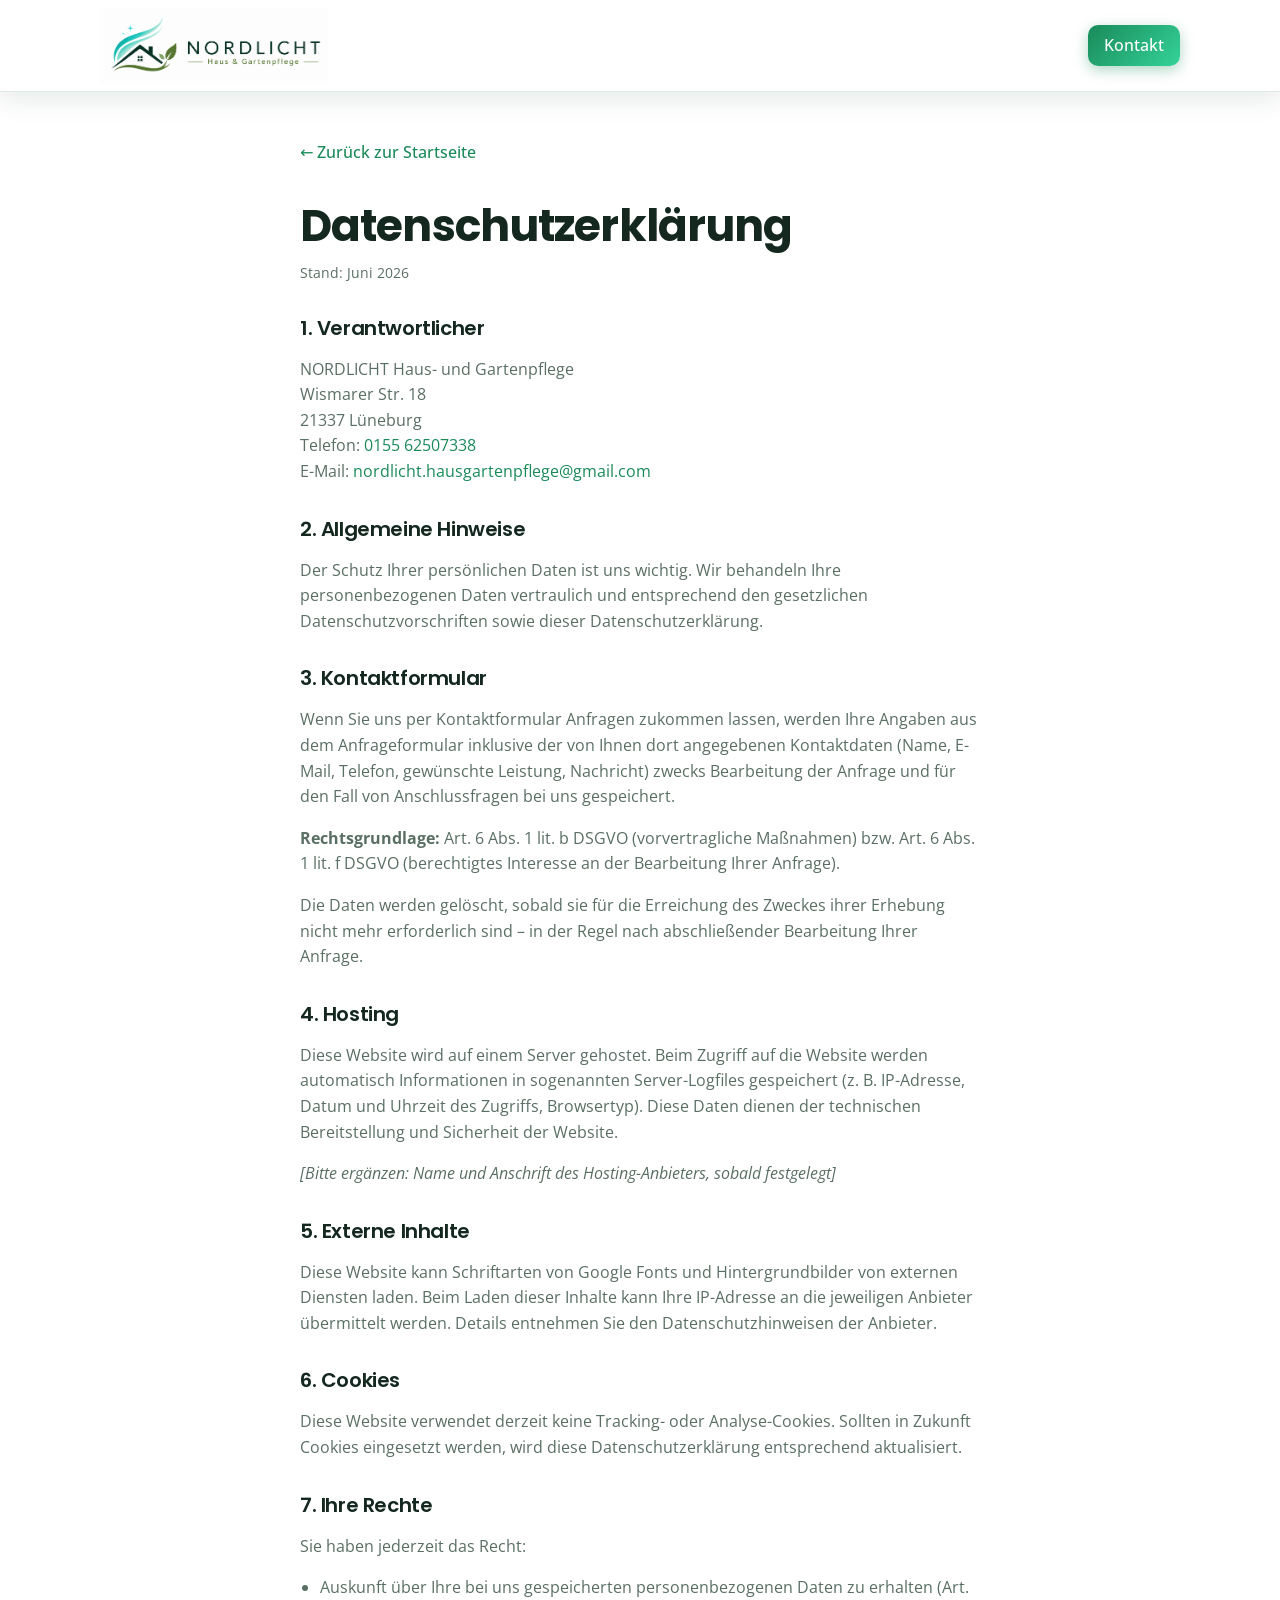
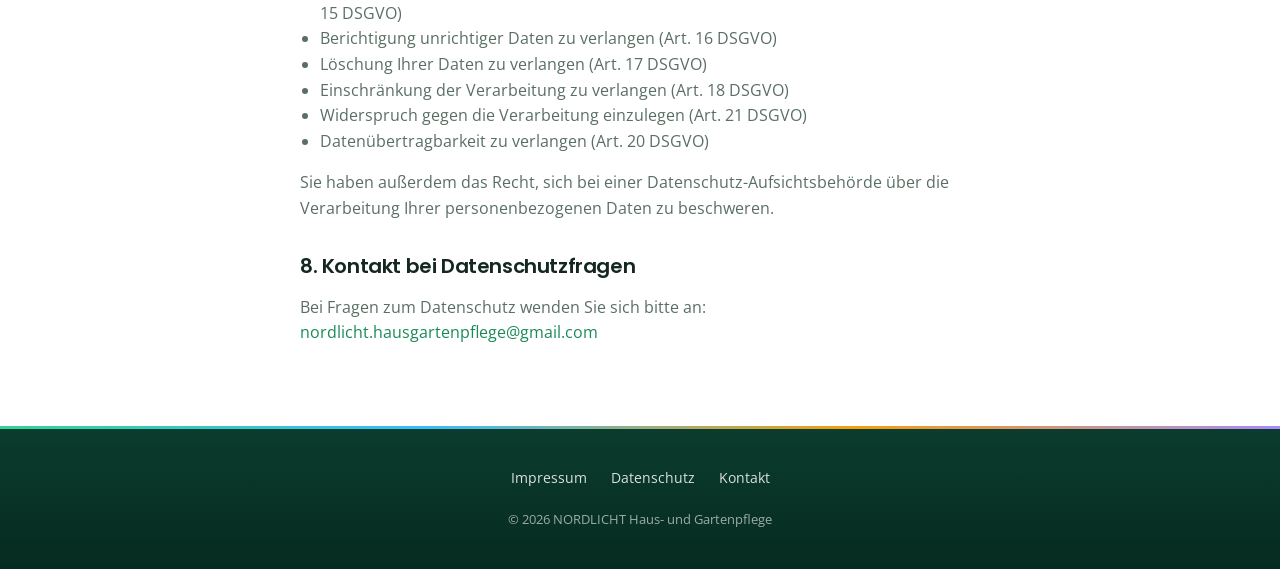
<file: datenschutz.html>
<!DOCTYPE html>
<html lang="de">
<head>
  <meta charset="UTF-8">
  <meta name="viewport" content="width=device-width, initial-scale=1.0">
  <title>Datenschutz | NORDLICHT Haus- und Gartenpflege</title>
  <meta name="robots" content="noindex">
  <link rel="preconnect" href="https://fonts.googleapis.com">
  <link rel="preconnect" href="https://fonts.gstatic.com" crossorigin>
  <link href="https://fonts.googleapis.com/css2?family=Open+Sans:wght@400;500;600&family=Poppins:wght@500;600;700&display=swap" rel="stylesheet">
  <link rel="stylesheet" href="css/styles.css">
  <link rel="icon" href="public/logo.png" type="image/png">
</head>
<body>
  <header class="header header--scrolled" id="header">
    <div class="container header__inner">
      <a href="index.html" class="logo" aria-label="Nordlicht – Startseite">
        <img src="public/logo.png" alt="NORDLICHT Haus- und Gartenpflege" class="logo__img" width="2172" height="724">
      </a>
      <nav class="nav" aria-label="Hauptnavigation">
        <ul class="nav__list">
          <li><a href="index.html#kontakt" class="nav__link nav__link--cta">Kontakt</a></li>
        </ul>
      </nav>
    </div>
  </header>

  <main class="legal-page">
    <div class="container">
      <a href="index.html" class="back-link">← Zurück zur Startseite</a>
      <h1>Datenschutzerklärung</h1>
      <p class="legal-updated">Stand: Juni 2026</p>

      <h2>1. Verantwortlicher</h2>
      <p>
        NORDLICHT Haus- und Gartenpflege<br>
        Wismarer Str. 18<br>
        21337 Lüneburg<br>
        Telefon: <a href="tel:+4915562507338">0155 62507338</a><br>
        E-Mail: <a href="mailto:nordlicht.hausgartenpflege@gmail.com">nordlicht.hausgartenpflege@gmail.com</a>
      </p>

      <h2>2. Allgemeine Hinweise</h2>
      <p>
        Der Schutz Ihrer persönlichen Daten ist uns wichtig. Wir behandeln Ihre personenbezogenen Daten vertraulich und entsprechend den gesetzlichen Datenschutzvorschriften sowie dieser Datenschutzerklärung.
      </p>

      <h2>3. Kontaktformular</h2>
      <p>
        Wenn Sie uns per Kontaktformular Anfragen zukommen lassen, werden Ihre Angaben aus dem Anfrageformular inklusive der von Ihnen dort angegebenen Kontaktdaten (Name, E-Mail, Telefon, gewünschte Leistung, Nachricht) zwecks Bearbeitung der Anfrage und für den Fall von Anschlussfragen bei uns gespeichert.
      </p>
      <p>
        <strong>Rechtsgrundlage:</strong> Art. 6 Abs. 1 lit. b DSGVO (vorvertragliche Maßnahmen) bzw. Art. 6 Abs. 1 lit. f DSGVO (berechtigtes Interesse an der Bearbeitung Ihrer Anfrage).
      </p>
      <p>
        Die Daten werden gelöscht, sobald sie für die Erreichung des Zweckes ihrer Erhebung nicht mehr erforderlich sind – in der Regel nach abschließender Bearbeitung Ihrer Anfrage.
      </p>

      <h2>4. Hosting</h2>
      <p>
        Diese Website wird auf einem Server gehostet. Beim Zugriff auf die Website werden automatisch Informationen in sogenannten Server-Logfiles gespeichert (z.&nbsp;B. IP-Adresse, Datum und Uhrzeit des Zugriffs, Browsertyp). Diese Daten dienen der technischen Bereitstellung und Sicherheit der Website.
      </p>
      <p>
        <em>[Bitte ergänzen: Name und Anschrift des Hosting-Anbieters, sobald festgelegt]</em>
      </p>

      <h2>5. Externe Inhalte</h2>
      <p>
        Diese Website kann Schriftarten von Google Fonts und Hintergrundbilder von externen Diensten laden. Beim Laden dieser Inhalte kann Ihre IP-Adresse an die jeweiligen Anbieter übermittelt werden. Details entnehmen Sie den Datenschutzhinweisen der Anbieter.
      </p>

      <h2>6. Cookies</h2>
      <p>
        Diese Website verwendet derzeit keine Tracking- oder Analyse-Cookies. Sollten in Zukunft Cookies eingesetzt werden, wird diese Datenschutzerklärung entsprechend aktualisiert.
      </p>

      <h2>7. Ihre Rechte</h2>
      <p>Sie haben jederzeit das Recht:</p>
      <ul>
        <li>Auskunft über Ihre bei uns gespeicherten personenbezogenen Daten zu erhalten (Art. 15 DSGVO)</li>
        <li>Berichtigung unrichtiger Daten zu verlangen (Art. 16 DSGVO)</li>
        <li>Löschung Ihrer Daten zu verlangen (Art. 17 DSGVO)</li>
        <li>Einschränkung der Verarbeitung zu verlangen (Art. 18 DSGVO)</li>
        <li>Widerspruch gegen die Verarbeitung einzulegen (Art. 21 DSGVO)</li>
        <li>Datenübertragbarkeit zu verlangen (Art. 20 DSGVO)</li>
      </ul>
      <p>
        Sie haben außerdem das Recht, sich bei einer Datenschutz-Aufsichtsbehörde über die Verarbeitung Ihrer personenbezogenen Daten zu beschweren.
      </p>

      <h2>8. Kontakt bei Datenschutzfragen</h2>
      <p>
        Bei Fragen zum Datenschutz wenden Sie sich bitte an:<br>
        <a href="mailto:nordlicht.hausgartenpflege@gmail.com">nordlicht.hausgartenpflege@gmail.com</a>
      </p>
    </div>
  </main>

  <footer class="footer">
    <div class="container footer__inner">
      <nav class="footer__nav" aria-label="Footer-Navigation">
        <a href="impressum.html">Impressum</a>
        <a href="datenschutz.html">Datenschutz</a>
        <a href="index.html#kontakt">Kontakt</a>
      </nav>
      <p class="footer__copy">&copy; 2026 NORDLICHT Haus- und Gartenpflege</p>
    </div>
  </footer>
</body>
</html>
</file>
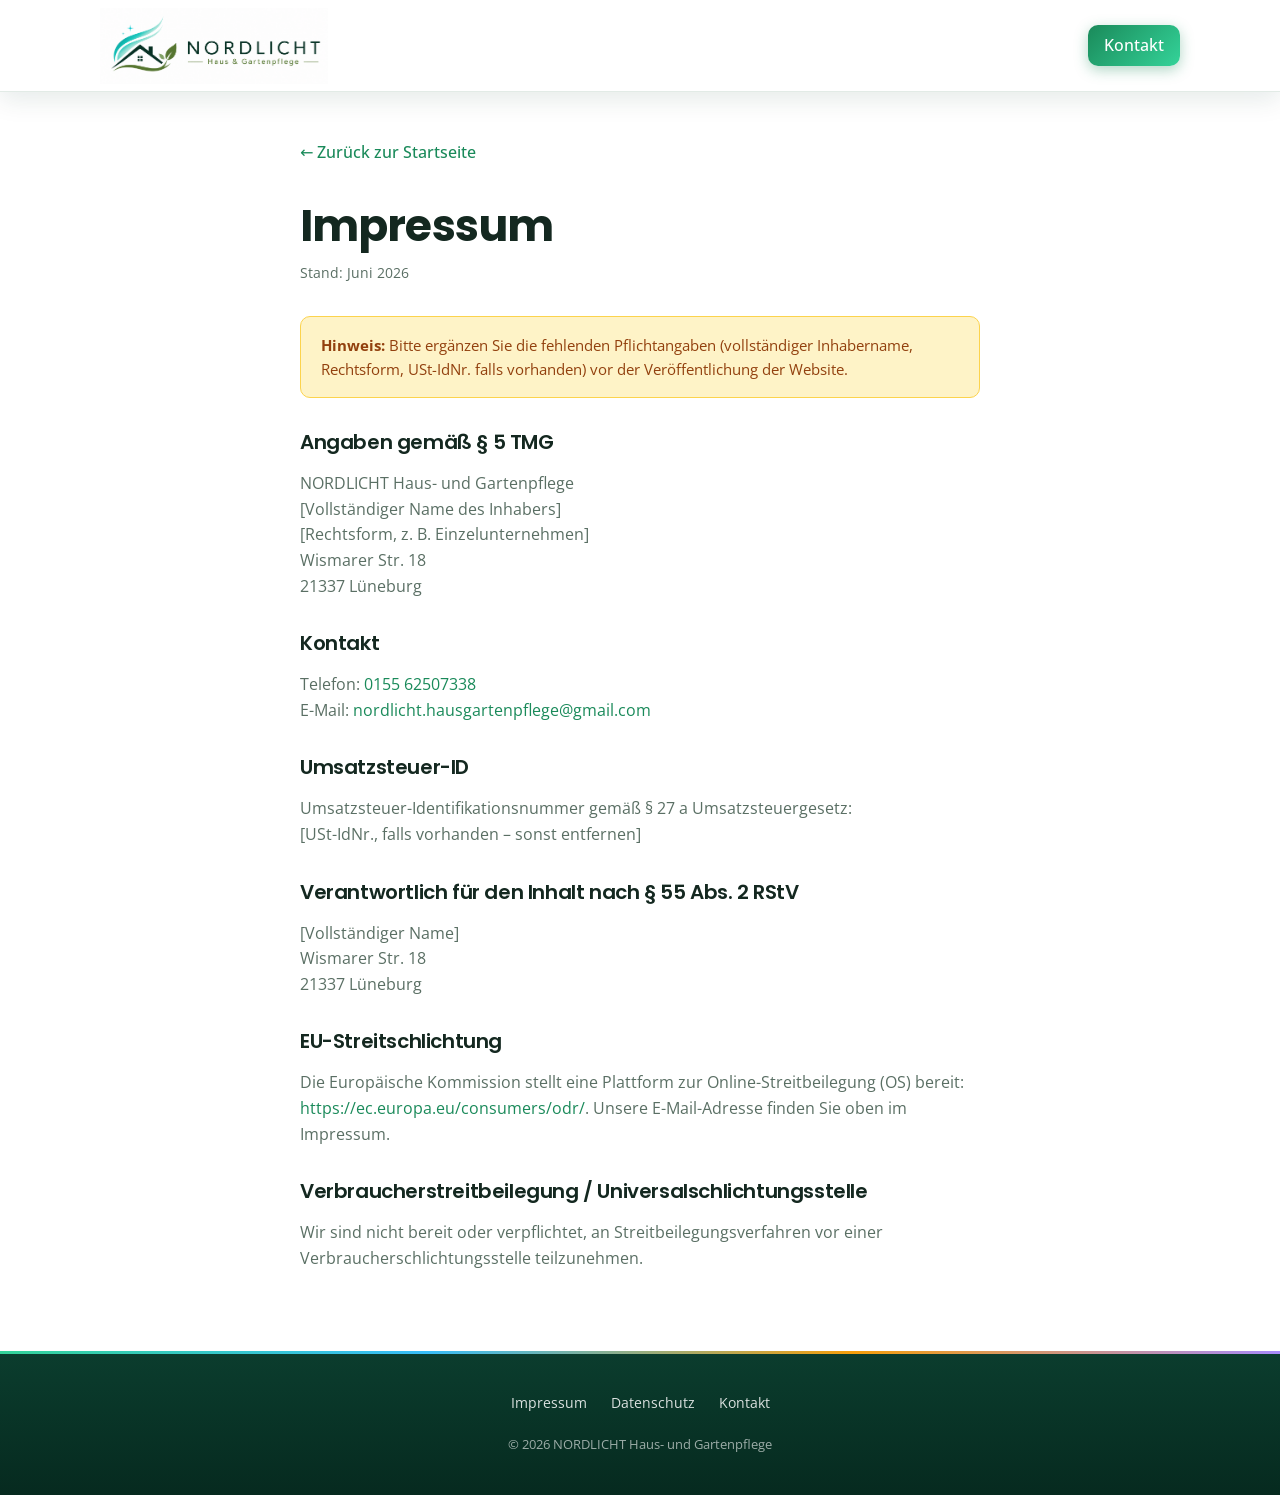
<file: impressum.html>
<!DOCTYPE html>
<html lang="de">
<head>
  <meta charset="UTF-8">
  <meta name="viewport" content="width=device-width, initial-scale=1.0">
  <title>Impressum | NORDLICHT Haus- und Gartenpflege</title>
  <meta name="robots" content="noindex">
  <link rel="preconnect" href="https://fonts.googleapis.com">
  <link rel="preconnect" href="https://fonts.gstatic.com" crossorigin>
  <link href="https://fonts.googleapis.com/css2?family=Open+Sans:wght@400;500;600&family=Poppins:wght@500;600;700&display=swap" rel="stylesheet">
  <link rel="stylesheet" href="css/styles.css">
  <link rel="icon" href="public/logo.png" type="image/png">
</head>
<body>
  <header class="header header--scrolled" id="header">
    <div class="container header__inner">
      <a href="index.html" class="logo" aria-label="Nordlicht – Startseite">
        <img src="public/logo.png" alt="NORDLICHT Haus- und Gartenpflege" class="logo__img" width="2172" height="724">
      </a>
      <nav class="nav" aria-label="Hauptnavigation">
        <ul class="nav__list">
          <li><a href="index.html#kontakt" class="nav__link nav__link--cta">Kontakt</a></li>
        </ul>
      </nav>
    </div>
  </header>

  <main class="legal-page">
    <div class="container">
      <a href="index.html" class="back-link">← Zurück zur Startseite</a>
      <h1>Impressum</h1>
      <p class="legal-updated">Stand: Juni 2026</p>

      <div class="legal-placeholder">
        <strong>Hinweis:</strong> Bitte ergänzen Sie die fehlenden Pflichtangaben (vollständiger Inhabername, Rechtsform, USt-IdNr. falls vorhanden) vor der Veröffentlichung der Website.
      </div>

      <h2>Angaben gemäß § 5 TMG</h2>
      <p>
        NORDLICHT Haus- und Gartenpflege<br>
        [Vollständiger Name des Inhabers]<br>
        [Rechtsform, z.&nbsp;B. Einzelunternehmen]<br>
        Wismarer Str. 18<br>
        21337 Lüneburg
      </p>

      <h2>Kontakt</h2>
      <p>
        Telefon: <a href="tel:+4915562507338">0155 62507338</a><br>
        E-Mail: <a href="mailto:nordlicht.hausgartenpflege@gmail.com">nordlicht.hausgartenpflege@gmail.com</a>
      </p>

      <h2>Umsatzsteuer-ID</h2>
      <p>
        Umsatzsteuer-Identifikationsnummer gemäß § 27 a Umsatzsteuergesetz:<br>
        [USt-IdNr., falls vorhanden – sonst entfernen]
      </p>

      <h2>Verantwortlich für den Inhalt nach § 55 Abs. 2 RStV</h2>
      <p>
        [Vollständiger Name]<br>
        Wismarer Str. 18<br>
        21337 Lüneburg
      </p>

      <h2>EU-Streitschlichtung</h2>
      <p>
        Die Europäische Kommission stellt eine Plattform zur Online-Streitbeilegung (OS) bereit:
        <a href="https://ec.europa.eu/consumers/odr/" target="_blank" rel="noopener noreferrer">https://ec.europa.eu/consumers/odr/</a>.
        Unsere E-Mail-Adresse finden Sie oben im Impressum.
      </p>

      <h2>Verbraucherstreitbeilegung / Universalschlichtungsstelle</h2>
      <p>
        Wir sind nicht bereit oder verpflichtet, an Streitbeilegungsverfahren vor einer Verbraucherschlichtungsstelle teilzunehmen.
      </p>
    </div>
  </main>

  <footer class="footer">
    <div class="container footer__inner">
      <nav class="footer__nav" aria-label="Footer-Navigation">
        <a href="impressum.html">Impressum</a>
        <a href="datenschutz.html">Datenschutz</a>
        <a href="index.html#kontakt">Kontakt</a>
      </nav>
      <p class="footer__copy">&copy; 2026 NORDLICHT Haus- und Gartenpflege</p>
    </div>
  </footer>
</body>
</html>
</file>
<file: css/styles.css>
/* Nordlicht Haus- und Gartenpflege */

:root {
  --color-primary-dark: #0B3D2E;
  --color-primary: #1A8A5A;
  --color-primary-light: #34D399;
  --color-accent: #F59E0B;
  --color-accent-hot: #FB923C;
  --color-sky: #38BDF8;
  --color-violet: #A78BFA;
  --color-highlight: #FDE68A;
  --color-bg: #F7FAF8;
  --color-bg-alt: #FFFFFF;
  --color-text: #142820;
  --color-text-muted: #5A6F64;
  --color-border: #E2EBE6;
  --color-glow: rgba(52, 211, 153, 0.35);

  --font-heading: 'Poppins', system-ui, sans-serif;
  --font-body: 'Open Sans', system-ui, sans-serif;

  --shadow-sm: 0 2px 8px rgba(11, 61, 46, 0.06);
  --shadow-md: 0 8px 24px rgba(11, 61, 46, 0.1);
  --shadow-lg: 0 16px 48px rgba(11, 61, 46, 0.14);
  --shadow-glow: 0 8px 32px var(--color-glow);

  --radius-sm: 10px;
  --radius-md: 14px;
  --radius-lg: 22px;

  --header-height: 92px;
  --header-bg: #FFFFFF;
  --transition: 250ms cubic-bezier(0.4, 0, 0.2, 1);
  --transition-bounce: 500ms cubic-bezier(0.34, 1.56, 0.64, 1);
}

*,
*::before,
*::after {
  box-sizing: border-box;
}

html {
  scroll-behavior: smooth;
  overflow-x: clip;
}

@media (prefers-reduced-motion: reduce) {
  html {
    scroll-behavior: auto;
  }

  *,
  *::before,
  *::after {
    animation-duration: 0.01ms !important;
    animation-iteration-count: 1 !important;
    transition-duration: 0.01ms !important;
  }
}

body {
  margin: 0;
  font-family: var(--font-body);
  font-size: 1rem;
  line-height: 1.6;
  color: var(--color-text);
  background: var(--color-bg);
  overflow-x: clip;
}

body.is-loading {
  overflow: hidden;
}

body.is-ready .header {
  animation: header-enter 0.65s cubic-bezier(0.4, 0, 0.2, 1) forwards;
}

@keyframes header-enter {
  from {
    opacity: 0;
    transform: translateY(-100%);
  }
  to {
    opacity: 1;
    transform: translateY(0);
  }
}

img {
  max-width: 100%;
  height: auto;
  display: block;
}

a {
  color: var(--color-primary);
  text-decoration: none;
  transition: color var(--transition);
}

a:hover {
  color: var(--color-primary-dark);
}

h1, h2, h3 {
  font-family: var(--font-heading);
  line-height: 1.25;
  margin-top: 0;
}

h1 {
  font-size: clamp(1.75rem, 4vw, 2.75rem);
  font-weight: 700;
}

h2 {
  font-size: clamp(1.5rem, 3vw, 2rem);
  font-weight: 600;
  margin-bottom: 1rem;
}

h3 {
  font-size: 1.125rem;
  font-weight: 600;
  margin-bottom: 0.5rem;
}

p {
  margin: 0 0 1rem;
}

.lead {
  font-size: 1.125rem;
  color: var(--color-text);
}

.container {
  width: 100%;
  max-width: 1120px;
  margin: 0 auto;
  padding: 0 1.25rem;
}

.skip-link {
  position: absolute;
  top: -100%;
  left: 1rem;
  z-index: 1000;
  padding: 0.75rem 1rem;
  background: var(--color-primary);
  color: white;
  border-radius: var(--radius-sm);
}

.skip-link:focus {
  top: 1rem;
}

/* Header */
.header {
  position: fixed;
  top: 0;
  left: 0;
  right: 0;
  z-index: 100;
  height: var(--header-height);
  background: var(--header-bg);
  border-bottom: 1px solid transparent;
  transition: box-shadow var(--transition), border-color var(--transition), transform 400ms cubic-bezier(0.4, 0, 0.2, 1);
}

.header--scrolled {
  box-shadow: var(--shadow-md);
  border-bottom-color: var(--color-border);
}

.header__inner {
  display: flex;
  align-items: center;
  justify-content: space-between;
  height: 100%;
}

.logo {
  display: flex;
  align-items: center;
  gap: 0.75rem;
  color: var(--color-text);
  cursor: pointer;
}

.logo:hover {
  color: var(--color-text);
}

.logo__img {
  height: 64px;
  width: auto;
  max-width: min(260px, 55vw);
  display: block;
  flex-shrink: 0;
  object-fit: contain;
  transition: transform var(--transition-bounce);
}

@media (min-width: 768px) {
  .logo__img {
    height: 76px;
    max-width: 300px;
  }
}

.logo:hover .logo__img {
  transform: scale(1.04) rotate(-1deg);
}

.logo__text {
  display: flex;
  flex-direction: column;
  line-height: 1.2;
}

.logo__name {
  font-family: var(--font-heading);
  font-weight: 700;
  font-size: 0.95rem;
  letter-spacing: 0.04em;
  color: var(--color-primary-dark);
}

.logo__sub {
  font-size: 0.7rem;
  color: var(--color-text-muted);
}

.nav-toggle {
  display: flex;
  flex-direction: column;
  justify-content: center;
  gap: 5px;
  width: 44px;
  height: 44px;
  padding: 0;
  border: none;
  background: transparent;
  cursor: pointer;
}

.nav-toggle__bar {
  display: block;
  width: 24px;
  height: 2px;
  background: var(--color-text);
  transition: transform var(--transition), opacity var(--transition);
  margin: 0 auto;
}

.nav-toggle[aria-expanded="true"] .nav-toggle__bar:nth-child(1) {
  transform: translateY(7px) rotate(45deg);
}

.nav-toggle[aria-expanded="true"] .nav-toggle__bar:nth-child(2) {
  opacity: 0;
}

.nav-toggle[aria-expanded="true"] .nav-toggle__bar:nth-child(3) {
  transform: translateY(-7px) rotate(-45deg);
}

.nav {
  display: none;
}

.nav.is-open {
  display: block;
  position: fixed;
  top: var(--header-height);
  left: 0;
  right: 0;
  background: var(--header-bg);
  padding: 1rem 1.25rem 1.5rem;
  border-bottom: 1px solid var(--color-border);
  box-shadow: var(--shadow-md);
}

.nav__list {
  list-style: none;
  margin: 0;
  padding: 0;
  display: flex;
  flex-direction: column;
  gap: 0.25rem;
}

.nav__link {
  display: block;
  padding: 0.75rem 1rem;
  font-weight: 500;
  color: var(--color-text);
  border-radius: var(--radius-sm);
  cursor: pointer;
  position: relative;
  transition: color var(--transition), background var(--transition);
}

.nav__link::after {
  content: '';
  position: absolute;
  bottom: 0.35rem;
  left: 1rem;
  right: 1rem;
  height: 2px;
  background: linear-gradient(90deg, var(--color-primary), var(--color-primary-light));
  border-radius: 2px;
  transform: scaleX(0);
  transform-origin: left;
  transition: transform var(--transition);
}

.nav__link:hover,
.nav__link:focus-visible {
  color: var(--color-primary);
}

.nav__link.is-active {
  color: var(--color-primary);
}

.nav__link.is-active::after,
.nav__link:hover::after,
.nav__link:focus-visible::after {
  transform: scaleX(1);
}

.nav__link--cta {
  background: linear-gradient(135deg, var(--color-primary) 0%, var(--color-primary-light) 100%);
  color: white;
  text-align: center;
  box-shadow: 0 4px 14px rgba(26, 138, 90, 0.35);
}

.nav__link--cta::after {
  display: none;
}

.nav__link--cta:hover,
.nav__link--cta:focus-visible,
.nav__link--cta.is-active {
  background: linear-gradient(135deg, var(--color-primary-dark) 0%, var(--color-primary) 100%);
  color: white;
  transform: translateY(-2px);
  box-shadow: 0 6px 20px rgba(26, 138, 90, 0.45);
}

@media (min-width: 768px) {
  .nav-toggle {
    display: none;
  }

  .nav {
    display: block;
  }

  .nav.is-open {
    position: static;
    padding: 0;
    border: none;
    box-shadow: none;
    background: transparent;
  }

  .nav__list {
    flex-direction: row;
    align-items: center;
    gap: 0.5rem;
  }

  .nav__link {
    padding: 0.5rem 1rem;
  }
}

/* Buttons */
.btn {
  display: inline-flex;
  align-items: center;
  justify-content: center;
  gap: 0.5rem;
  padding: 0.875rem 1.75rem;
  font-family: var(--font-heading);
  font-size: 0.95rem;
  font-weight: 600;
  border-radius: var(--radius-sm);
  border: 2px solid transparent;
  cursor: pointer;
  transition: background var(--transition), color var(--transition), border-color var(--transition), transform var(--transition);
  text-decoration: none;
}

.btn:hover {
  transform: translateY(-3px);
}

.btn:focus-visible {
  outline: 2px solid var(--color-primary);
  outline-offset: 2px;
}

.btn--primary {
  background: linear-gradient(135deg, var(--color-primary) 0%, var(--color-primary-light) 100%);
  color: white;
  border-color: transparent;
  box-shadow: 0 4px 20px rgba(26, 138, 90, 0.35);
}

.btn--primary:hover {
  box-shadow: 0 8px 28px rgba(26, 138, 90, 0.45);
  color: white;
}

.btn--outline {
  background: transparent;
  color: white;
  border-color: rgba(255, 255, 255, 0.8);
}

.btn--outline:hover {
  background: rgba(255, 255, 255, 0.15);
  color: white;
  border-color: white;
}

.btn--full {
  width: 100%;
}

/* Hero */
.hero {
  position: relative;
  min-height: 85vh;
  display: flex;
  align-items: center;
  padding: calc(var(--header-height) + 3rem) 0 4rem;
  color: white;
  overflow: hidden;
  isolation: isolate;
}

.hero__bg {
  position: absolute;
  inset: 0;
  z-index: 0;
  background:
    linear-gradient(
      160deg,
      rgba(11, 61, 46, 0.92) 0%,
      rgba(26, 138, 90, 0.75) 45%,
      rgba(56, 189, 248, 0.35) 100%
    ),
    url('https://images.unsplash.com/photo-1416879595882-3373a0480b5b?w=1600&q=80&auto=format') center/cover no-repeat;
  will-change: transform;
}

.hero__content {
  position: relative;
  z-index: 1;
  max-width: 720px;
}

.hero__badge {
  display: inline-block;
  margin-bottom: 1rem;
  padding: 0.4rem 1rem;
  font-size: 0.85rem;
  font-weight: 600;
  background: rgba(143, 212, 200, 0.25);
  border: 1px solid rgba(200, 237, 227, 0.45);
  border-radius: 100px;
  backdrop-filter: blur(4px);
}

.hero__sub {
  font-size: 1.125rem;
  opacity: 0.95;
  margin-bottom: 2rem;
  max-width: 600px;
}

.hero__actions {
  display: flex;
  flex-wrap: wrap;
  gap: 1rem;
}

.hero__stats {
  display: flex;
  flex-wrap: wrap;
  gap: 0.5rem;
  margin-top: 2rem;
  max-width: 520px;
}

.hero-stat {
  flex: 1 1 auto;
  min-width: 0;
  padding: 0.65rem 0.85rem;
  text-align: center;
  background: rgba(255, 255, 255, 0.1);
  border: 1px solid rgba(255, 255, 255, 0.2);
  border-radius: var(--radius-sm);
  backdrop-filter: blur(6px);
}

.hero-stat__value {
  display: block;
  font-family: var(--font-heading);
  font-size: 1.15rem;
  font-weight: 700;
  line-height: 1.2;
  margin-bottom: 0.2rem;
}

.hero-stat__label {
  display: block;
  font-size: 0.72rem;
  opacity: 0.88;
  line-height: 1.3;
}

@media (min-width: 768px) {
  .hero-stat__value {
    font-size: 1.35rem;
  }

  .hero-stat__label {
    font-size: 0.78rem;
  }
}

/* About – editorial layout */
.about-hero {
  font-family: var(--font-heading);
  font-size: 2rem;
  font-weight: 700;
  line-height: 1.25;
  color: #111827;
  text-align: center;
  max-width: 820px;
  margin: 0 auto;
  padding: 2.5rem 0 4rem;
}

.about-hero__word {
  display: inline-block;
  margin-right: 0.28em;
  color: #9CA3AF;
}

.section--about.about--animate-ready .about-hero__word:not(.about-hero__word--accent) {
  color: #111827;
}

.section--about.about--animate-ready .about-hero__word--accent {
  color: var(--color-primary-light);
}

.about-hero__line {
  display: block;
}

.about-hero__word--accent {
  color: #9CA3AF;
}

@media (min-width: 768px) {
  .about-hero {
    font-size: 3rem;
    padding: 3.5rem 0 5rem;
  }
}

.about-split {
  display: grid;
  gap: 2rem;
  align-items: center;
  margin-bottom: 4rem;
}

@media (min-width: 768px) {
  .about-split {
    grid-template-columns: 1fr 1fr;
    gap: 3rem;
    margin-bottom: 5rem;
  }
}

.about-split__text {
  text-align: left;
}

.about-split__text p {
  color: #374151;
  font-size: 1.125rem;
  line-height: 1.8;
  margin: 0 0 1.5rem;
  text-align: left;
}

@media (min-width: 768px) {
  .about-split__text p {
    font-size: 1.2rem;
    line-height: 1.85;
  }
}

.about-split__text p:last-child {
  margin-bottom: 0;
}

.about-visual {
  width: 100%;
  aspect-ratio: 4 / 3;
  border-radius: var(--radius-md);
  overflow: hidden;
}

.about-visual__photo {
  display: block;
  width: 100%;
  height: 100%;
  object-fit: cover;
  object-position: center;
}

.about-stats {
  display: flex;
  flex-wrap: wrap;
  align-items: flex-start;
  justify-content: center;
  gap: 1.5rem 2rem;
  margin-bottom: 4rem;
  padding: 0 0.5rem;
}

@media (min-width: 768px) {
  .about-stats {
    gap: 2rem 2.5rem;
    margin-bottom: 5rem;
  }
}

.about-stats__item {
  display: flex;
  flex-direction: column;
  align-items: center;
  text-align: center;
  min-width: 5.5rem;
}

.about-stats__value {
  font-family: var(--font-heading);
  font-size: 2rem;
  font-weight: 700;
  line-height: 1.2;
  color: #111827;
}

.about-stats__label {
  font-size: 0.85rem;
  color: #6B7280;
  margin-top: 0.35rem;
}

.about-stats__dot {
  width: 6px;
  height: 6px;
  border-radius: 50%;
  background: var(--color-primary-light);
  flex-shrink: 0;
  align-self: center;
  margin-top: 0.75rem;
}

@media (max-width: 767px) {
  .about-stats__dot {
    display: none;
  }

  .about-stats {
    gap: 2rem;
  }
}

.about-quote {
  margin: 0;
  padding: 80px 0;
  border: none;
  background: none;
  text-align: center;
}

.about-quote__inner {
  position: relative;
  max-width: 640px;
  margin: 0 auto;
  padding: 0 2.75rem;
}

.about-quote__text {
  font-size: 1.4rem;
  font-style: italic;
  line-height: 1.55;
  color: #374151;
  margin: 0;
  text-align: center;
}

.about-quote__mark {
  font-family: var(--font-heading);
  font-style: normal;
  color: var(--color-primary-light);
  line-height: 0;
}

.about-quote__mark--open {
  position: absolute;
  left: 0;
  top: -0.15rem;
  font-size: 5rem;
}

.about-quote__mark--close {
  position: absolute;
  right: 0;
  bottom: -0.35rem;
  font-size: 3.25rem;
}

@media (max-width: 767px) {
  .about-quote__inner {
    padding: 0 2rem;
  }

  .about-quote__mark--open {
    font-size: 3.5rem;
    top: -0.1rem;
  }

  .about-quote__mark--close {
    font-size: 2.25rem;
    bottom: -0.2rem;
  }
}

.about-quote__footer {
  margin-top: 1.5rem;
}

.about-quote__attribution {
  font-size: 0.85rem;
  color: #6B7280;
}

/* Sections */
.section {
  padding: 4rem 0;
}

@media (min-width: 768px) {
  .section {
    padding: 5rem 0;
  }
}

.section--about {
  position: relative;
  z-index: 2;
  background: #ffffff;
  scroll-margin-top: calc(var(--header-height) + 1rem);
}

.section--about::before {
  content: '';
  position: absolute;
  top: -2px;
  left: 0;
  right: 0;
  height: 6px;
  background: #ffffff;
  z-index: 3;
}

.section--services {
  background: var(--color-bg);
  position: relative;
}

.section--services::before {
  content: '';
  position: absolute;
  top: 0;
  left: 0;
  right: 0;
  height: 3px;
  background: var(--color-primary);
  opacity: 0.35;
}

.section--area {
  background: white;
}

.section--contact {
  background: var(--color-bg);
}

.section__header {
  text-align: center;
  max-width: 560px;
  margin: 0 auto 2.5rem;
}

.section__header p {
  color: var(--color-text-muted);
  margin-bottom: 0;
}

.section__eyebrow {
  display: inline-block;
  font-family: var(--font-heading);
  font-size: 0.72rem;
  font-weight: 600;
  letter-spacing: 0.1em;
  text-transform: uppercase;
  color: var(--color-primary);
  background: linear-gradient(135deg, rgba(26, 138, 90, 0.1), rgba(52, 211, 153, 0.12));
  padding: 0.35rem 0.85rem;
  border-radius: 100px;
  margin-bottom: 0.75rem;
}

.section--services .section__eyebrow {
  font-size: 0.62rem;
  font-weight: 500;
  letter-spacing: 0.14em;
  color: var(--color-text-muted);
  background: transparent;
  border: 1px solid var(--color-border);
  padding: 0.28rem 0.65rem;
  margin-bottom: 0.5rem;
}

.visually-hidden {
  position: absolute;
  width: 1px;
  height: 1px;
  padding: 0;
  margin: -1px;
  overflow: hidden;
  clip: rect(0, 0, 0, 0);
  white-space: nowrap;
  border: 0;
}

.area-card__content .section__eyebrow {
  margin-bottom: 0.65rem;
}

.section__grid {
  display: grid;
  gap: 3rem;
  align-items: center;
}

@media (min-width: 768px) {
  .section__grid {
    grid-template-columns: 1fr 1fr;
  }
}


/* Services – Apple-style */
.services-header {
  display: flex;
  flex-direction: column;
  align-items: center;
  margin-bottom: 2.5rem;
}

.services-header__eyebrow {
  display: block;
}

.services-header__title {
  will-change: transform, opacity, filter;
}

.section--services:not(.services--ready) .services-header__eyebrow,
.section--services:not(.services--ready) .services-header__desc,
.section--services:not(.services--ready) .js-services-cta,
.section--services:not(.services--ready) .js-service-card {
  opacity: 0;
}

.section--services.services--ready .services-header__eyebrow,
.section--services.services--ready .services-header__desc,
.section--services.services--ready .js-services-cta,
.section--services.services--ready .js-service-card {
  opacity: 1;
}

.services-grid {
  display: grid;
  grid-template-columns: 1fr;
  gap: 1rem;
  max-width: 1080px;
  margin: 0 auto;
}

@media (min-width: 768px) {
  .services-grid {
    grid-template-columns: repeat(6, 1fr);
    gap: 1.25rem;
  }

  .services-grid .service-card:nth-child(1) {
    grid-column: 1 / 3;
  }

  .services-grid .service-card:nth-child(2) {
    grid-column: 3 / 5;
  }

  .services-grid .service-card:nth-child(3) {
    grid-column: 5 / 7;
  }

  .services-grid .service-card:nth-child(4) {
    grid-column: 2 / 4;
  }

  .services-grid .service-card:nth-child(5) {
    grid-column: 4 / 6;
  }
}

.service-card {
  position: relative;
  background: var(--color-bg-alt);
  border: 1px solid var(--color-border);
  border-radius: var(--radius-lg);
  padding: 2rem 1.75rem;
  overflow: hidden;
  transition: box-shadow 0.35s cubic-bezier(0.4, 0, 0.2, 1), transform 0.35s cubic-bezier(0.4, 0, 0.2, 1), border-color 0.35s ease;
  will-change: transform, opacity;
}

.service-card::before {
  content: '';
  position: absolute;
  inset: 0;
  background: radial-gradient(circle at 50% 0%, rgba(52, 211, 153, 0.14), transparent 65%);
  opacity: 0;
  transition: opacity 0.35s ease;
  pointer-events: none;
  z-index: 0;
}

.service-card::after {
  content: '';
  position: absolute;
  top: 0;
  left: -120%;
  width: 55%;
  height: 100%;
  background: linear-gradient(105deg, transparent 0%, rgba(255, 255, 255, 0.45) 50%, transparent 100%);
  transition: left 0.55s cubic-bezier(0.4, 0, 0.2, 1);
  pointer-events: none;
  z-index: 0;
}

.service-card:hover {
  box-shadow: 0 20px 48px rgba(11, 61, 46, 0.12), 0 0 0 1px rgba(52, 211, 153, 0.25);
  transform: translateY(-8px) scale(1.02);
  border-color: rgba(52, 211, 153, 0.5);
}

.service-card:hover::before {
  opacity: 1;
}

.service-card:hover::after {
  left: 130%;
}

.service-card--featured {
  padding: 2.25rem 2rem;
  border-color: rgba(52, 211, 153, 0.45);
  background: linear-gradient(165deg, #ffffff 0%, #f0faf6 100%);
  box-shadow: 0 4px 24px rgba(26, 138, 90, 0.08);
}

.service-card--featured:hover {
  box-shadow: 0 24px 56px rgba(26, 138, 90, 0.16), 0 0 0 1px rgba(52, 211, 153, 0.35);
  transform: translateY(-10px) scale(1.03);
}

.service-card__badge {
  position: absolute;
  top: 1.25rem;
  right: 1.25rem;
  z-index: 2;
  font-family: var(--font-heading);
  font-size: 0.62rem;
  font-weight: 600;
  letter-spacing: 0.06em;
  text-transform: uppercase;
  color: var(--color-primary-dark);
  background: rgba(52, 211, 153, 0.28);
  padding: 0.3rem 0.65rem;
  border-radius: 100px;
  transition: transform 0.35s cubic-bezier(0.34, 1.56, 0.64, 1), background 0.3s ease;
}

.service-card--featured:hover .service-card__badge {
  transform: scale(1.08);
  background: rgba(52, 211, 153, 0.42);
}

.service-card__icon {
  position: relative;
  z-index: 1;
  width: 56px;
  height: 56px;
  display: flex;
  align-items: center;
  justify-content: center;
  background: linear-gradient(145deg, #34D399 0%, #6EE7B7 100%);
  border-radius: 50%;
  color: var(--color-primary-dark);
  margin-bottom: 1.25rem;
  box-shadow: 0 4px 16px rgba(52, 211, 153, 0.32);
  transition: transform 0.4s cubic-bezier(0.34, 1.56, 0.64, 1), box-shadow 0.35s ease;
}

.service-card:hover .service-card__icon {
  transform: scale(1.14) rotate(-6deg);
  box-shadow: 0 8px 28px rgba(52, 211, 153, 0.5);
}

.service-card__icon svg {
  width: 28px;
  height: 28px;
  stroke-width: 2.25;
  transition: transform 0.35s cubic-bezier(0.34, 1.56, 0.64, 1);
}

.service-card:hover .service-card__icon svg {
  transform: scale(1.08);
}

.service-card h3 {
  position: relative;
  z-index: 1;
  font-size: 1.1rem;
  font-weight: 600;
  margin-bottom: 0.6rem;
  letter-spacing: -0.02em;
  transition: color 0.3s ease, transform 0.35s cubic-bezier(0.4, 0, 0.2, 1);
}

.service-card:hover h3 {
  color: var(--color-primary);
  transform: translateX(4px);
}

.service-card p {
  position: relative;
  z-index: 1;
  color: var(--color-text-muted);
  font-size: 0.94rem;
  line-height: 1.6;
  margin-bottom: 0;
  transition: color 0.3s ease, transform 0.35s cubic-bezier(0.4, 0, 0.2, 1);
}

.service-card:hover p {
  color: var(--color-text);
  transform: translateX(4px);
}

@media (prefers-reduced-motion: reduce) {
  .service-card:hover,
  .service-card--featured:hover {
    transform: none;
  }

  .service-card:hover::after {
    left: -120%;
  }

  .service-card:hover .service-card__icon,
  .service-card:hover h3,
  .service-card:hover p {
    transform: none;
  }
}

.services-cta {
  text-align: center;
  margin-top: 2.75rem;
  will-change: transform, opacity;
}

.section__cta {
  text-align: center;
  margin-top: 3rem;
}

/* Area */
.area-card {
  display: grid;
  gap: 1.5rem;
  background: white;
  border: 1px solid var(--color-border);
  border-radius: var(--radius-lg);
  padding: 2rem;
}

@media (min-width: 768px) {
  .area-card {
    grid-template-columns: 1fr 1fr;
    align-items: center;
  }
}

.area-card__address {
  font-style: normal;
  margin-top: 1.5rem;
  padding: 1rem 1.25rem;
  background: white;
  border-radius: var(--radius-sm);
  border: 1px solid var(--color-border);
}

.map-placeholder {
  display: flex;
  flex-direction: column;
  align-items: center;
  justify-content: center;
  gap: 1rem;
  min-height: 240px;
  background: linear-gradient(
    145deg,
    var(--color-primary-dark) 0%,
    var(--color-primary) 35%,
    var(--color-sky) 70%,
    var(--color-primary-light) 100%
  );
  border-radius: var(--radius-md);
  color: white;
  font-family: var(--font-heading);
  font-weight: 600;
  font-size: 1.125rem;
}

.map-placeholder svg {
  width: 48px;
  height: 48px;
  opacity: 0.9;
}

/* Contact */
.contact-grid {
  display: grid;
  gap: 1.25rem;
  align-items: start;
  width: 100%;
  max-width: 100%;
}

.contact-grid > * {
  min-width: 0;
  max-width: 100%;
}

@media (min-width: 768px) {
  .contact-grid {
    grid-template-columns: 1fr 1.15fr;
    gap: 1.5rem;
  }
}

.contact-info {
  background: white;
  border: 1px solid var(--color-border);
  border-radius: var(--radius-lg);
  padding: 1.75rem 1.5rem;
}

.contact-info h3 {
  color: var(--color-primary-dark);
  margin-bottom: 1rem;
  font-size: 1.05rem;
}

.contact-info address {
  font-style: normal;
  margin-bottom: 1.5rem;
  color: var(--color-text-muted);
}

.contact-list {
  list-style: none;
  padding: 0;
  margin: 0 0 1.5rem;
}

.contact-list li {
  display: flex;
  align-items: center;
  gap: 0.75rem;
  margin-bottom: 0.75rem;
}

.contact-list svg {
  width: 20px;
  height: 20px;
  color: var(--color-primary);
  flex-shrink: 0;
}

.contact-list a {
  font-weight: 500;
  overflow-wrap: anywhere;
}

@media (max-width: 767px) {
  .section--contact .container {
    padding-left: 1rem;
    padding-right: 1rem;
  }

  .contact-info,
  .contact-form {
    padding: 1.25rem 1rem;
  }

  .form-group input,
  .form-group select,
  .form-group textarea {
    font-size: 16px;
    padding: 0.65rem 0.85rem;
  }

  .form-group {
    margin-bottom: 1rem;
  }

  .form-hint {
    font-size: 0.8rem;
    line-height: 1.5;
  }

  .contact-list li:hover {
    transform: none;
  }
}

.contact-note {
  font-size: 0.9rem;
  color: var(--color-text-muted);
  margin: 0;
}

/* Form */
.contact-form {
  background: white;
  border: 1px solid var(--color-border);
  border-radius: var(--radius-lg);
  padding: 1.75rem;
  width: 100%;
  max-width: 100%;
  box-sizing: border-box;
}

.form-row {
  display: grid;
  gap: 1rem;
  grid-template-columns: 1fr;
}

@media (min-width: 768px) {
  .form-row {
    grid-template-columns: 1fr 1fr;
  }
}

.form-group {
  margin-bottom: 1.25rem;
}

.form-group label {
  display: block;
  margin-bottom: 0.4rem;
  font-weight: 500;
  font-size: 0.9rem;
}

.required {
  color: var(--color-accent);
}

.form-group input,
.form-group select,
.form-group textarea {
  width: 100%;
  max-width: 100%;
  box-sizing: border-box;
  padding: 0.75rem 1rem;
  font-family: var(--font-body);
  font-size: 1rem;
  border: 1px solid var(--color-border);
  border-radius: var(--radius-sm);
  background: var(--color-bg);
  transition: border-color var(--transition), box-shadow var(--transition);
}

.form-group input:focus,
.form-group select:focus,
.form-group textarea:focus {
  outline: none;
  border-color: var(--color-primary);
  box-shadow: 0 0 0 3px rgba(52, 211, 153, 0.25);
}

.form-group input.error,
.form-group textarea.error {
  border-color: #DC2626;
}

.form-error {
  display: block;
  font-size: 0.8rem;
  color: #DC2626;
  margin-top: 0.25rem;
}

.form-hint {
  font-size: 0.85rem;
  color: var(--color-text-muted);
  margin-bottom: 1.25rem;
}

.form-success {
  margin-top: 1rem;
  padding: 1rem 1.25rem;
  background: linear-gradient(135deg, #D1FAE5, #ECFDF5);
  border: 1px solid var(--color-primary-light);
  border-radius: var(--radius-sm);
  color: var(--color-primary-dark);
}

.form-success p:last-child {
  margin-bottom: 0;
}

/* Footer */
.footer {
  background: linear-gradient(180deg, var(--color-primary-dark) 0%, #062A1F 100%);
  color: rgba(255, 255, 255, 0.85);
  padding: 2.5rem 0;
  position: relative;
}

.footer::before {
  content: '';
  position: absolute;
  top: 0;
  left: 0;
  right: 0;
  height: 3px;
  background: linear-gradient(90deg, var(--color-primary-light), var(--color-sky), var(--color-accent), var(--color-violet));
}

.footer__inner {
  display: flex;
  flex-direction: column;
  align-items: center;
  gap: 1.25rem;
  text-align: center;
}

.footer__brand {
  display: flex;
  flex-direction: column;
  align-items: center;
  gap: 0.75rem;
}

.footer__logo-wrap {
  background: white;
  border-radius: var(--radius-sm);
  padding: 0.5rem 0.75rem;
  line-height: 0;
}

.footer__logo {
  height: 48px;
  width: auto;
  max-width: 200px;
  display: block;
  object-fit: contain;
}

.footer__brand .logo__name {
  color: white;
  font-size: 1rem;
}

.footer__tagline {
  font-size: 0.85rem;
  opacity: 0.8;
}

.footer__nav {
  display: flex;
  gap: 1.5rem;
  flex-wrap: wrap;
  justify-content: center;
}

.footer__nav a {
  color: rgba(255, 255, 255, 0.85);
  font-size: 0.9rem;
  cursor: pointer;
}

.footer__nav a:hover {
  color: white;
}

.footer__copy {
  font-size: 0.8rem;
  opacity: 0.7;
  margin: 0;
}

/* Legal pages */
.legal-page {
  padding: calc(var(--header-height) + 3rem) 0 4rem;
  background: white;
  min-height: 60vh;
}

.legal-page .container {
  max-width: 720px;
}

.legal-page h1 {
  margin-bottom: 0.5rem;
}

.legal-page .legal-updated {
  color: var(--color-text-muted);
  font-size: 0.9rem;
  margin-bottom: 2rem;
}

.legal-page h2 {
  font-size: 1.25rem;
  margin-top: 2rem;
}

.legal-page p,
.legal-page li {
  color: var(--color-text-muted);
}

.legal-page ul {
  padding-left: 1.25rem;
}

.legal-placeholder {
  background: #FEF3C7;
  border: 1px solid #FCD34D;
  border-radius: var(--radius-sm);
  padding: 1rem 1.25rem;
  margin-bottom: 2rem;
  color: #92400E;
  font-size: 0.95rem;
}

.back-link {
  display: inline-flex;
  align-items: center;
  gap: 0.5rem;
  margin-bottom: 2rem;
  font-weight: 500;
  cursor: pointer;
}

/* ─── Scroll progress ─── */
.scroll-progress {
  position: fixed;
  top: 0;
  left: 0;
  height: 3px;
  width: 0%;
  z-index: 200;
  background: linear-gradient(90deg, var(--color-primary-light), var(--color-sky), var(--color-accent));
  transition: width 80ms linear;
  box-shadow: 0 0 12px var(--color-glow);
}

/* ─── Scroll reveal ─── */
.reveal {
  opacity: 0;
  transform: translateY(32px);
  transition: opacity 700ms cubic-bezier(0.4, 0, 0.2, 1), transform 700ms cubic-bezier(0.4, 0, 0.2, 1);
}

.reveal.is-visible {
  opacity: 1;
  transform: translateY(0) scale(1);
}

.reveal-scale {
  transform: translateY(24px) scale(0.96);
}

.reveal-scale.is-visible {
  transform: translateY(0) scale(1);
}

.section__header--static {
  opacity: 1;
  transform: none;
}

.reveal--delay-1 { transition-delay: 100ms; }
.reveal--delay-2 { transition-delay: 200ms; }
.reveal--delay-3 { transition-delay: 300ms; }
.reveal--delay-4 { transition-delay: 400ms; }

/* ─── Hero aurora & particles ─── */
.hero__aurora {
  position: absolute;
  inset: 0;
  overflow: hidden;
  pointer-events: none;
}

.aurora-blob {
  position: absolute;
  border-radius: 50%;
  filter: blur(60px);
  opacity: 0.55;
  animation: aurora-drift 12s ease-in-out infinite;
}

.aurora-blob--1 {
  width: 55%;
  height: 55%;
  top: -10%;
  right: -5%;
  background: radial-gradient(circle, var(--color-primary-light) 0%, transparent 70%);
  animation-duration: 14s;
}

.aurora-blob--2 {
  width: 45%;
  height: 45%;
  bottom: -15%;
  left: -10%;
  background: radial-gradient(circle, var(--color-sky) 0%, transparent 70%);
  animation-duration: 18s;
  animation-delay: -4s;
}

.aurora-blob--3 {
  width: 35%;
  height: 35%;
  top: 30%;
  left: 40%;
  background: radial-gradient(circle, var(--color-violet) 0%, transparent 70%);
  animation-duration: 16s;
  animation-delay: -8s;
  opacity: 0.35;
}

@keyframes aurora-drift {
  0%, 100% { transform: translate(0, 0) scale(1); }
  33% { transform: translate(30px, -20px) scale(1.08); }
  66% { transform: translate(-20px, 15px) scale(0.95); }
}

.hero__particles {
  position: absolute;
  inset: 0;
  pointer-events: none;
  overflow: hidden;
}

.particle {
  position: absolute;
  width: 8px;
  height: 8px;
  background: rgba(255, 255, 255, 0.5);
  border-radius: 50%;
  animation: particle-float 8s ease-in-out infinite;
}

.particle--1 { left: 10%; top: 20%; animation-duration: 7s; }
.particle--2 { left: 25%; top: 60%; width: 6px; height: 6px; animation-duration: 9s; animation-delay: -2s; }
.particle--3 { left: 70%; top: 30%; width: 10px; height: 10px; animation-duration: 11s; animation-delay: -4s; }
.particle--4 { left: 85%; top: 55%; animation-duration: 8s; animation-delay: -1s; }
.particle--5 { left: 50%; top: 75%; width: 5px; height: 5px; background: var(--color-highlight); animation-duration: 10s; animation-delay: -3s; }
.particle--6 { left: 40%; top: 15%; width: 6px; height: 6px; background: var(--color-primary-light); animation-duration: 12s; animation-delay: -5s; }

@keyframes particle-float {
  0%, 100% { transform: translateY(0) translateX(0); opacity: 0.3; }
  50% { transform: translateY(-40px) translateX(15px); opacity: 0.8; }
}

.hero__scroll {
  position: absolute;
  bottom: 2rem;
  left: 50%;
  transform: translateX(-50%);
  width: 32px;
  height: 48px;
  border: 2px solid rgba(255, 255, 255, 0.5);
  border-radius: 20px;
  display: flex;
  justify-content: center;
  padding-top: 8px;
  cursor: pointer;
  transition: border-color var(--transition), transform var(--transition);
  z-index: 2;
  animation: scroll-bounce 2s ease-in-out infinite;
}

.hero__scroll:hover {
  border-color: white;
  transform: translateX(-50%) translateY(-4px);
}

.hero__scroll-dot {
  width: 4px;
  height: 8px;
  background: white;
  border-radius: 4px;
  animation: scroll-dot 2s ease-in-out infinite;
}

@keyframes scroll-bounce {
  0%, 100% { transform: translateX(-50%) translateY(0); }
  50% { transform: translateX(-50%) translateY(6px); }
}

@keyframes scroll-dot {
  0%, 100% { opacity: 1; transform: translateY(0); }
  50% { opacity: 0.3; transform: translateY(10px); }
}

/* ─── Button shine ─── */
.btn--shine {
  position: relative;
  overflow: hidden;
}

.btn--shine span {
  position: relative;
  z-index: 1;
}

.btn--shine::before {
  content: '';
  position: absolute;
  top: 0;
  left: -100%;
  width: 60%;
  height: 100%;
  background: linear-gradient(90deg, transparent, rgba(255, 255, 255, 0.35), transparent);
  transition: none;
  animation: btn-shine 3s ease-in-out infinite;
}

@keyframes btn-shine {
  0%, 100% { left: -100%; }
  50% { left: 150%; }
}

/* ─── Map pulse ─── */
.map-placeholder--animated {
  position: relative;
  overflow: hidden;
}

.map-placeholder--animated::before {
  content: '';
  position: absolute;
  inset: 0;
  background: linear-gradient(
    45deg,
    transparent 30%,
    rgba(255, 255, 255, 0.08) 50%,
    transparent 70%
  );
  animation: map-shimmer 4s ease-in-out infinite;
}

@keyframes map-shimmer {
  0% { transform: translateX(-100%); }
  100% { transform: translateX(100%); }
}

.map-pulse {
  position: absolute;
  width: 80px;
  height: 80px;
  border-radius: 50%;
  border: 2px solid rgba(255, 255, 255, 0.4);
  animation: map-pulse-ring 2.5s ease-out infinite;
}

.map-pin {
  position: relative;
  z-index: 1;
  animation: map-pin-bounce 2.5s ease-in-out infinite;
}

@keyframes map-pulse-ring {
  0% { transform: scale(0.5); opacity: 1; }
  100% { transform: scale(2); opacity: 0; }
}

@keyframes map-pin-bounce {
  0%, 100% { transform: translateY(0); }
  50% { transform: translateY(-6px); }
}

/* ─── Contact form focus glow ─── */
.contact-form {
  transition: box-shadow var(--transition), transform var(--transition);
}

.contact-form:focus-within {
  box-shadow: var(--shadow-md), 0 0 0 1px rgba(52, 211, 153, 0.2);
}

.contact-list li {
  transition: transform var(--transition);
}

.contact-list li:hover {
  transform: translateX(6px);
}

/* ─── Section headings accent ─── */
.section__header h2,
.area-card__content h2 {
  position: relative;
  display: inline-block;
}

.section__header h2::after,
.section__content h2::after,
.area-card__content h2::after {
  content: '';
  display: block;
  width: 48px;
  height: 4px;
  margin-top: 0.5rem;
  border-radius: 2px;
  background: linear-gradient(90deg, var(--color-primary), var(--color-accent));
}

.section__header h2::after {
  margin: 0.5rem auto 0;
}

@media (min-width: 768px) {
  .nav__link--cta:hover {
    transform: translateY(-2px);
  }
}

/* Back to top */
.back-to-top {
  position: fixed;
  bottom: 1.5rem;
  right: 1.5rem;
  z-index: 90;
  width: 48px;
  height: 48px;
  border: none;
  border-radius: 50%;
  background: linear-gradient(135deg, var(--color-primary) 0%, var(--color-primary-light) 100%);
  color: white;
  cursor: pointer;
  box-shadow: var(--shadow-md), 0 4px 20px rgba(26, 138, 90, 0.35);
  display: flex;
  align-items: center;
  justify-content: center;
  opacity: 0;
  transform: translateY(16px) scale(0.9);
  transition: opacity var(--transition), transform var(--transition-bounce), box-shadow var(--transition);
}

.back-to-top svg {
  width: 22px;
  height: 22px;
}

.back-to-top.is-visible {
  opacity: 1;
  transform: translateY(0) scale(1);
}

.back-to-top:hover {
  transform: translateY(-4px) scale(1.05);
  box-shadow: var(--shadow-lg), 0 8px 28px rgba(26, 138, 90, 0.45);
}

.back-to-top:focus-visible {
  outline: 2px solid var(--color-primary-light);
  outline-offset: 3px;
}

/* Professional section rhythm */
.section {
  position: relative;
}

#main > section:nth-child(even) {
  background-image: radial-gradient(circle at 20% 20%, rgba(52, 211, 153, 0.04) 0%, transparent 50%);
}

h1, h2 {
  letter-spacing: -0.02em;
}
</file>
